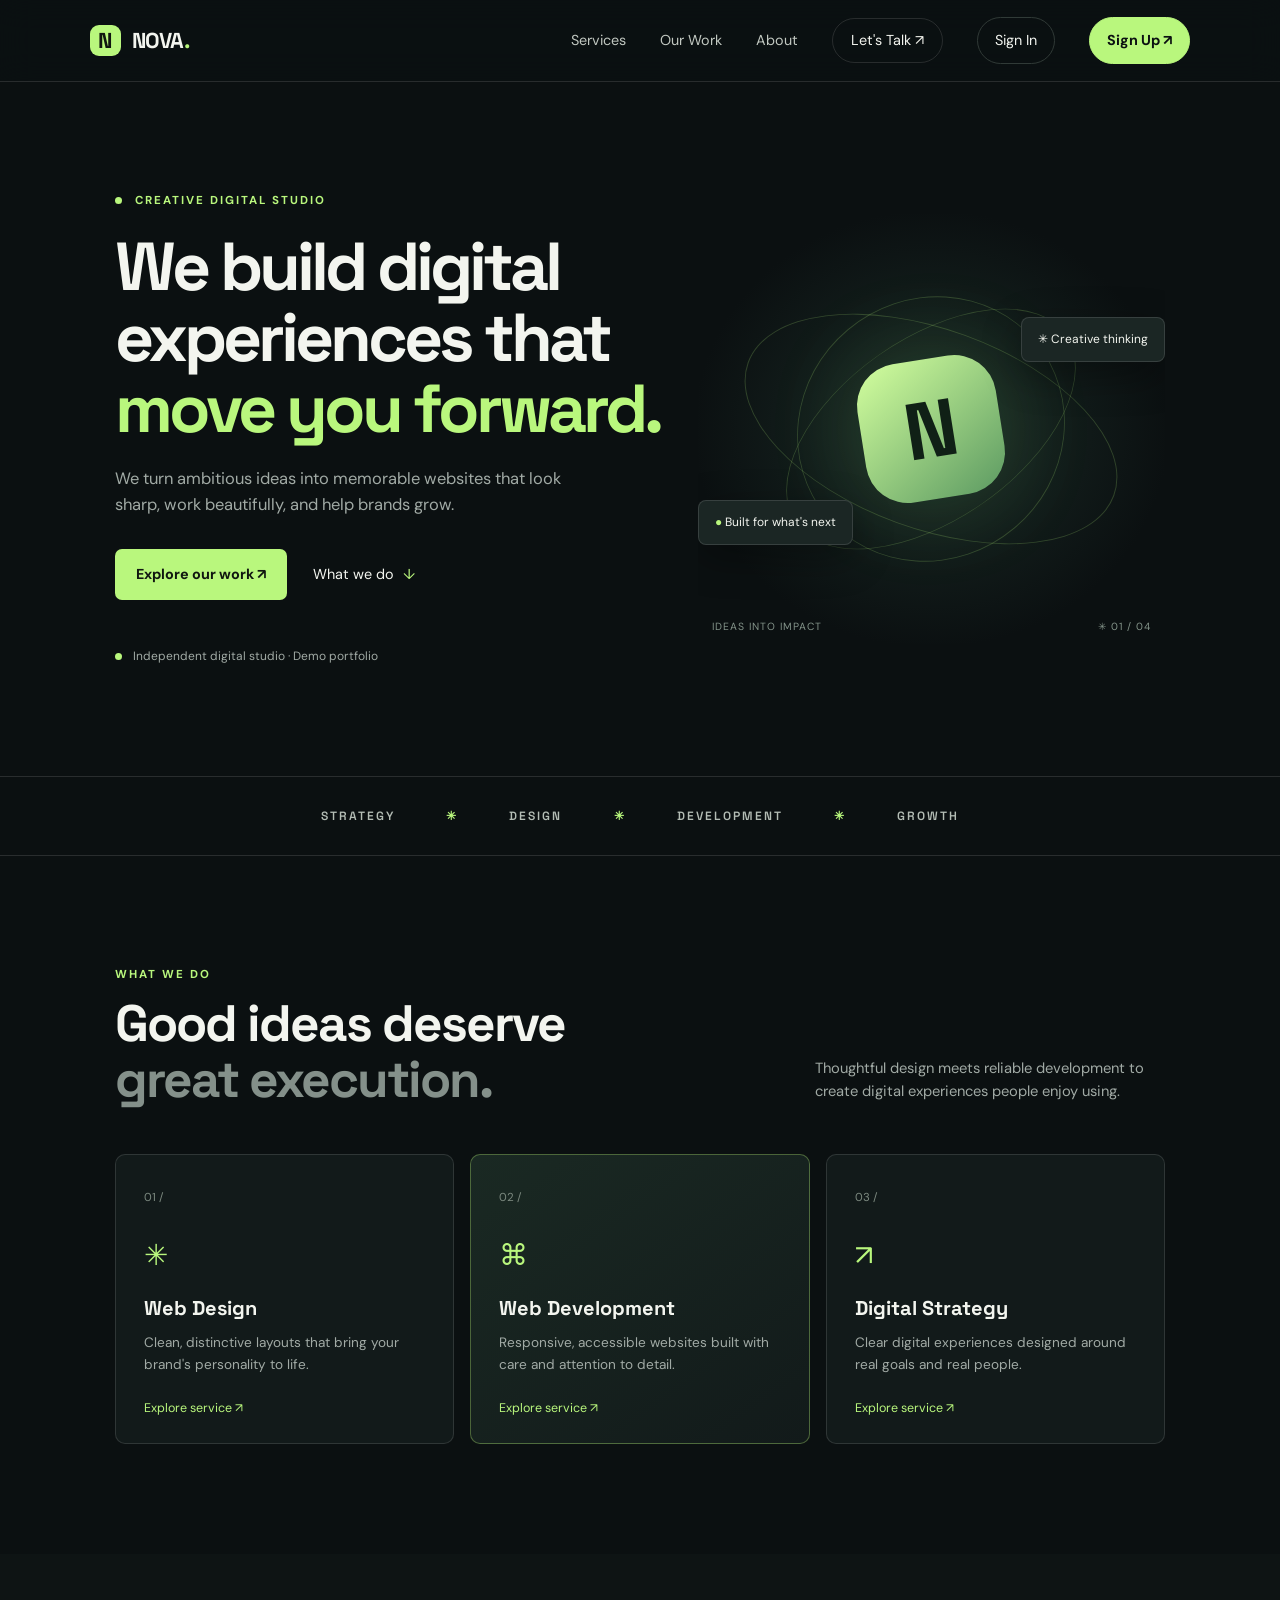
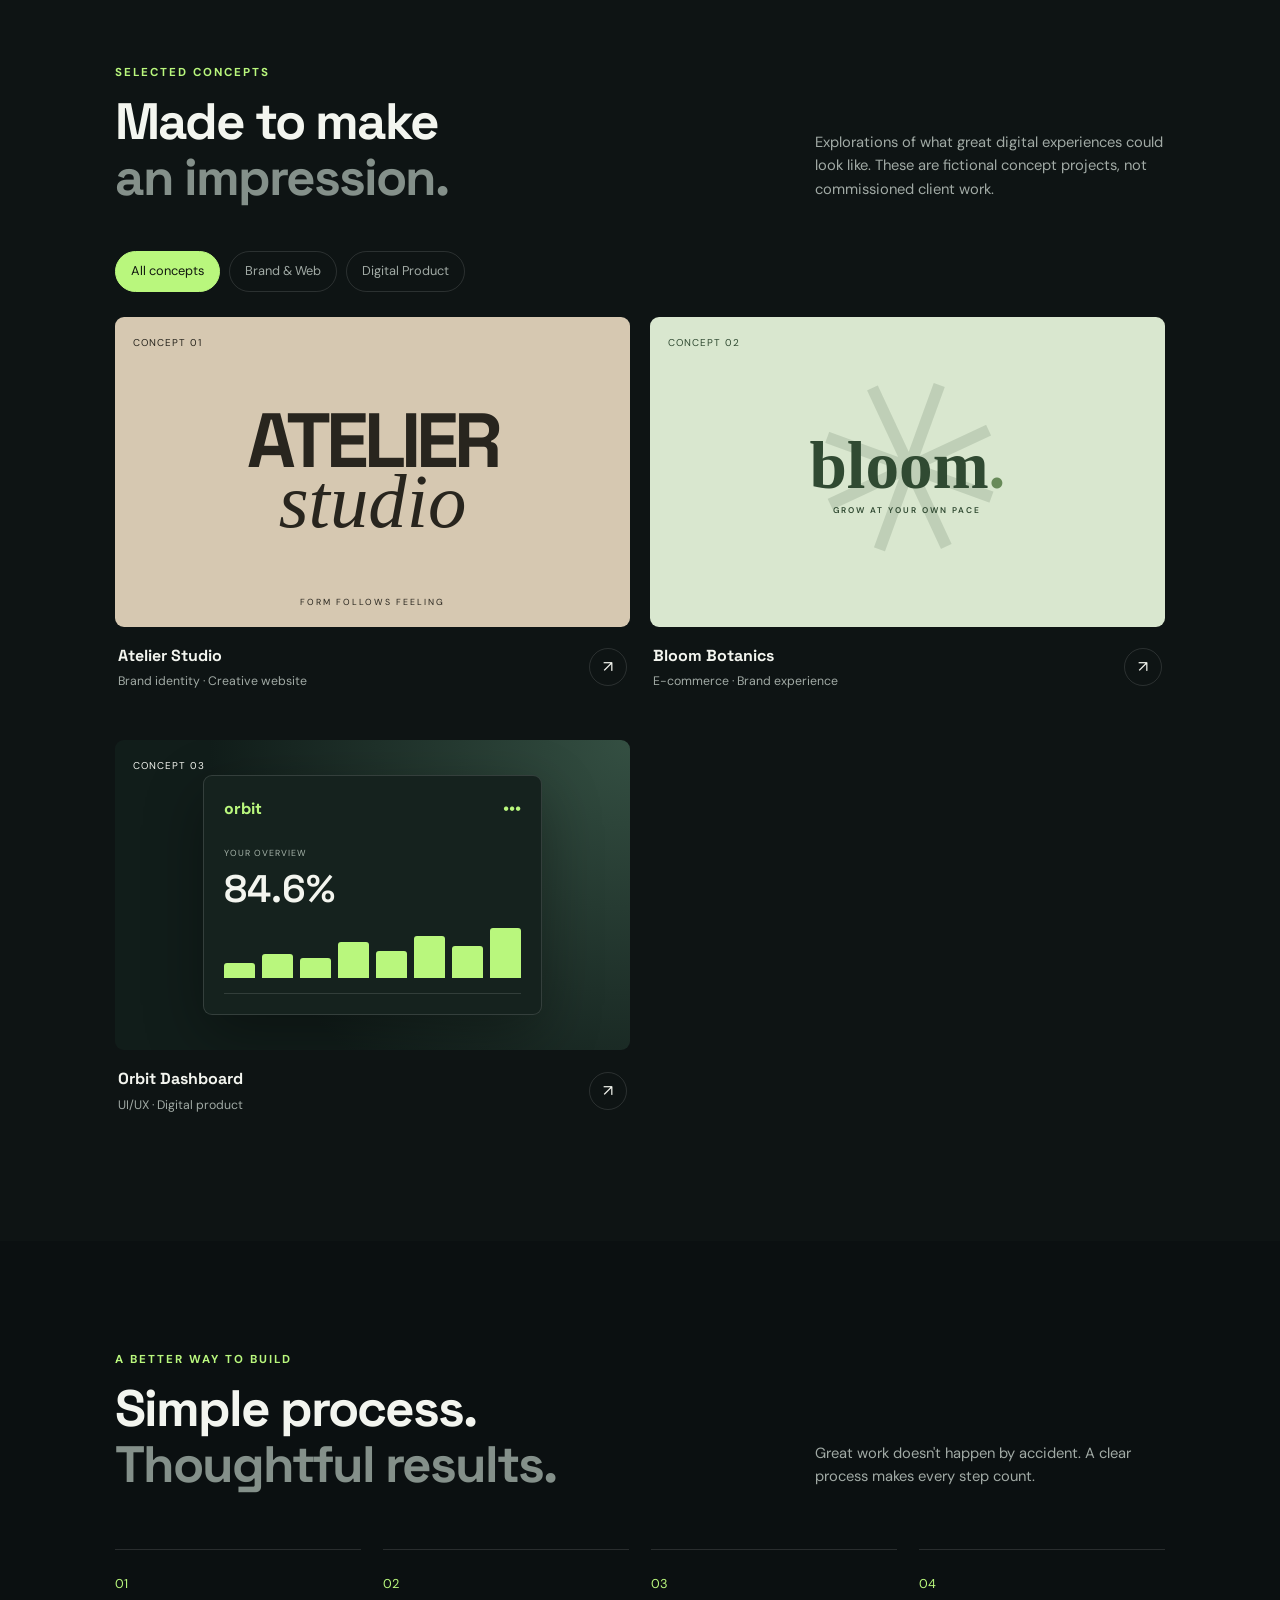
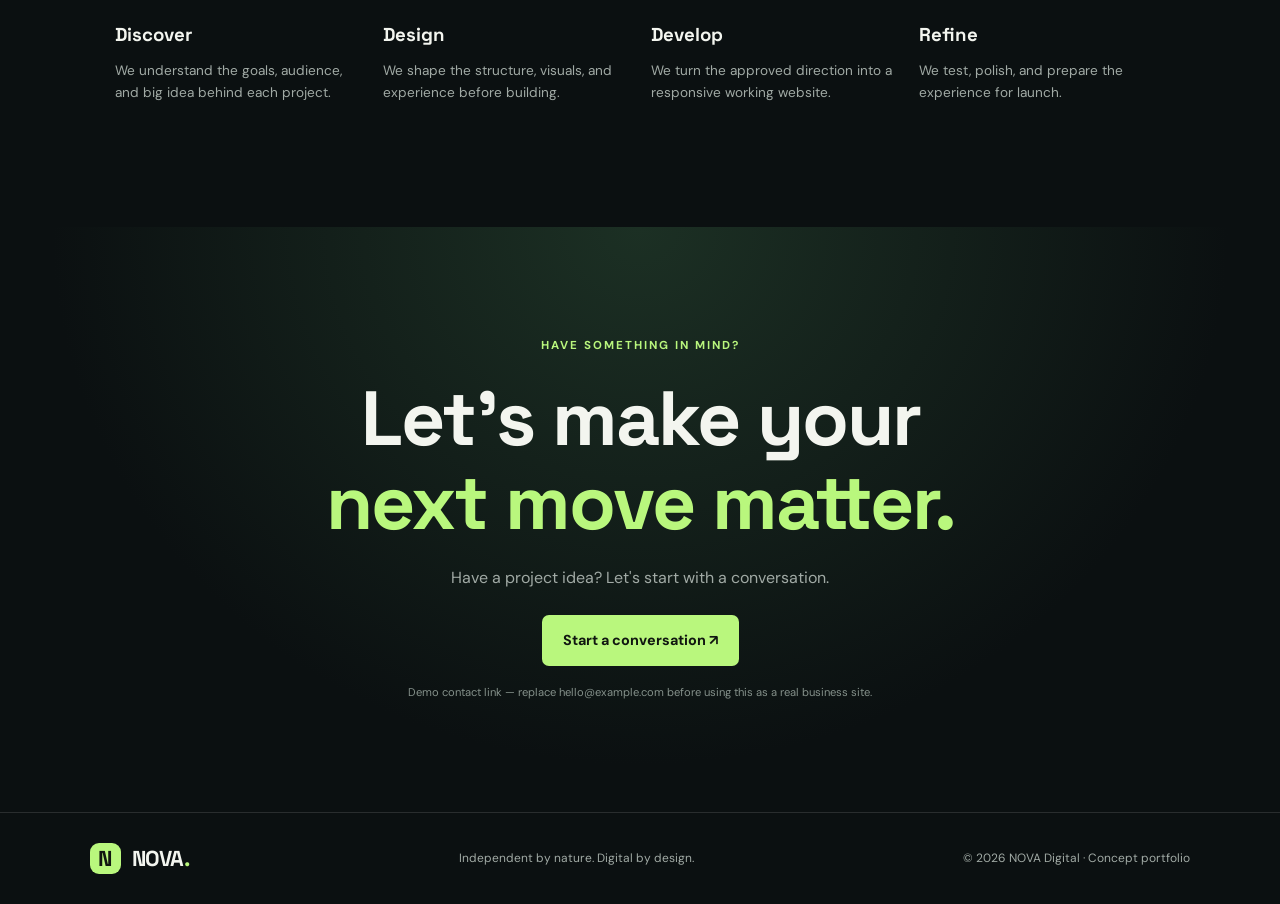
<file: index.html>
<!DOCTYPE html>
<html lang="en">
<head>
  <meta charset="UTF-8">
  <meta name="viewport" content="width=device-width, initial-scale=1.0">
  <meta name="description" content="NOVA Digital creates modern, responsive websites for ambitious brands.">
  <title>NOVA Digital | Websites That Move Brands Forward</title>
  <link rel="stylesheet" href="style.css">
  <script src="script.js" defer></script>
</head>
<body>
<div class="intro-screen" id="introScreen">
  <div class="intro-logo">NOVA<span>.</span></div>
  <p>DESIGNING WHAT'S NEXT</p>
</div>
  <header class="navbar">
    <a class="logo" href="#home"><span>N</span> NOVA<span class="mint">.</span></a>
    <button class="menu-toggle" id="menuToggle" aria-label="Open navigation" aria-expanded="false">☰</button>
    <nav id="navigation">
      <a href="#services">Services</a>
      <a href="#work">Our Work</a>
      <a href="#about">About</a>
      <a class="nav-cta" href="#contact">Let's Talk ↗</a>
<button class="auth-button" id="signInBtn">Sign In</button>
<button class="auth-button auth-primary" id="signUpBtn">Sign Up ↗</button>
    </nav>
  </header>

  <main>
    <section class="hero section" id="home">
      <div class="hero-copy">
        <p class="eyebrow"><span class="dot"></span> CREATIVE DIGITAL STUDIO</p>
        <h1>We build digital<br>experiences that<br><span class="mint">move you forward.</span></h1>
        <p class="hero-text">We turn ambitious ideas into memorable websites that look sharp, work beautifully, and help brands grow.</p>
        <div class="hero-actions">
          <a class="button primary" href="#work">Explore our work ↗</a>
          <a class="text-link" href="#services">What we do <span>↓</span></a>
        </div>
        <div class="hero-note"><span class="dot"></span> Independent digital studio · Demo portfolio</div>
      </div>
      <div class="hero-art" aria-label="Abstract digital artwork">
        <div class="orbit orbit-one"></div>
        <div class="orbit orbit-two"></div>
        <div class="orbit orbit-three"></div>
        <div class="art-core"><span>N</span></div>
        <div class="float-card card-top">✳ Creative thinking</div>
        <div class="float-card card-bottom"><span class="mint">●</span> Built for what's next</div>
        <div class="art-caption">IDEAS INTO IMPACT <span>✳ 01 / 04</span></div>
      </div>
    </section>

    <section class="trust-strip">
      <span>STRATEGY</span><i>✳</i><span>DESIGN</span><i>✳</i><span>DEVELOPMENT</span><i>✳</i><span>GROWTH</span>
    </section>

    <section class="section" id="services">
      <div class="section-heading">
        <div><p class="eyebrow">WHAT WE DO</p><h2>Good ideas deserve<br><span class="muted">great execution.</span></h2></div>
        <p>Thoughtful design meets reliable development to create digital experiences people enjoy using.</p>
      </div>
      <div class="service-grid">
        <article class="service-card"><span class="number">01 /</span><div class="service-icon">✳</div><h3>Web Design</h3><p>Clean, distinctive layouts that bring your brand's personality to life.</p><a href="#contact">Explore service ↗</a></article>
        <article class="service-card featured"><span class="number">02 /</span><div class="service-icon">⌘</div><h3>Web Development</h3><p>Responsive, accessible websites built with care and attention to detail.</p><a href="#contact">Explore service ↗</a></article>
        <article class="service-card"><span class="number">03 /</span><div class="service-icon">↗</div><h3>Digital Strategy</h3><p>Clear digital experiences designed around real goals and real people.</p><a href="#contact">Explore service ↗</a></article>
      </div>
    </section>

    <section class="section work-section" id="work">
      <div class="section-heading">
        <div><p class="eyebrow">SELECTED CONCEPTS</p><h2>Made to make<br><span class="muted">an impression.</span></h2></div>
        <p>Explorations of what great digital experiences could look like. These are fictional concept projects, not commissioned client work.</p>
      </div>
      <div class="filters" aria-label="Filter projects">
        <button class="filter active" data-filter="all">All concepts</button>
        <button class="filter" data-filter="brand">Brand & Web</button>
        <button class="filter" data-filter="digital">Digital Product</button>
      </div>
      <div class="project-grid">
        <article class="project-card" data-category="brand">
          <div class="project-art atelier"><span class="project-label">CONCEPT 01</span><div class="atelier-type">ATELIER<br><em>studio</em></div><span class="art-bottom">FORM FOLLOWS FEELING</span></div>
          <div class="project-info"><div><h3>Atelier Studio</h3><p>Brand identity · Creative website</p></div><span class="project-arrow">↗</span></div>
        </article>
        <article class="project-card" data-category="brand">
          <div class="project-art bloom"><span class="project-label">CONCEPT 02</span><div class="bloom-flower">✳</div><div class="bloom-type">bloom<span>.</span><small>GROW AT YOUR OWN PACE</small></div></div>
          <div class="project-info"><div><h3>Bloom Botanics</h3><p>E-commerce · Brand experience</p></div><span class="project-arrow">↗</span></div>
        </article>
        <article class="project-card" data-category="digital">
          <div class="project-art orbit-project"><span class="project-label">CONCEPT 03</span><div class="dashboard"><div class="dash-top">orbit <span>•••</span></div><small>YOUR OVERVIEW</small><strong>84.6%</strong><div class="dash-chart"><i></i><i></i><i></i><i></i><i></i><i></i><i></i><i></i></div><div class="dash-line"></div></div></div>
          <div class="project-info"><div><h3>Orbit Dashboard</h3><p>UI/UX · Digital product</p></div><span class="project-arrow">↗</span></div>
        </article>
      </div>
    </section>

    <section class="process-section section" id="about">
      <p class="eyebrow">A BETTER WAY TO BUILD</p>
      <div class="section-heading"><h2>Simple process.<br><span class="muted">Thoughtful results.</span></h2><p>Great work doesn't happen by accident. A clear process makes every step count.</p></div>
      <div class="process-grid">
        <article><span>01</span><h3>Discover</h3><p>We understand the goals, audience, and big idea behind each project.</p></article>
        <article><span>02</span><h3>Design</h3><p>We shape the structure, visuals, and experience before building.</p></article>
        <article><span>03</span><h3>Develop</h3><p>We turn the approved direction into a responsive working website.</p></article>
        <article><span>04</span><h3>Refine</h3><p>We test, polish, and prepare the experience for launch.</p></article>
      </div>
    </section>

    <section class="contact-section section" id="contact">
      <p class="eyebrow">HAVE SOMETHING IN MIND?</p>
      <h2>Let's make your<br><span class="mint">next move matter.</span></h2>
      <p>Have a project idea? Let's start with a conversation.</p>
      <a class="button primary" href="mailto:hello@example.com">Start a conversation ↗</a>
      <small>Demo contact link — replace hello@example.com before using this as a real business site.</small>
    </section>
  </main>

  <footer><a class="logo" href="#home"><span>N</span> NOVA<span class="mint">.</span></a><p>Independent by nature. Digital by design.</p><span>© <span id="year"></span> NOVA Digital · Concept portfolio</span></footer>

<div class="auth-overlay" id="authOverlay" aria-hidden="true">
  <div class="auth-modal" role="dialog" aria-modal="true" aria-labelledby="authTitle">
    <button class="auth-close" id="authClose" aria-label="Close">&times;</button>

    <div class="auth-brand">NOVA<span>.</span></div>
    <p class="eyebrow">YOUR NEXT CHAPTER STARTS HERE</p>
    <h2 id="authTitle">Welcome back.</h2>
    <p class="auth-description" id="authDescription">
      Sign in to continue your journey.
    </p>

    <form id="authForm">
      <div class="auth-name-field" id="nameField" hidden>
        <label for="authName">Full name</label>
        <input id="authName" name="name" type="text"
          placeholder="Your name" autocomplete="name">
      </div>

      <label for="authEmail">Email address</label>
      <input id="authEmail" name="email" type="email"
        placeholder="you@example.com" autocomplete="email" required>

      <label for="authPassword">Password</label>
      <div class="password-wrap">
        <input id="authPassword" name="password" type="password"
          placeholder="Enter your password"
          autocomplete="current-password" minlength="8" required>
        <button type="button" id="togglePassword">Show</button>
      </div>

      <p class="auth-message" id="authMessage" role="status"></p>
      <button class="button primary auth-submit" id="authSubmit" type="submit">
        Sign In ↗
      </button>
    </form>

    <p class="auth-switch">
      <span id="switchText">New to NOVA?</span>
      <button type="button" id="authSwitch">Create an account</button>
    </p>

    <p class="auth-demo-note">
      Portfolio demo only — real accounts require secure authentication.
    </p>
  </div>
</div>

</body>
</html>
</file>
<file: style.css>
@import url('https://fonts.googleapis.com/css2?family=DM+Sans:wght@400;500;600;700&family=Space+Grotesk:wght@400;500;600;700&display=swap');

:root {
  --bg: #0b1011;
  --panel: #121a1a;
  --panel-light: #182322;
  --mint: #b9f77d;
  --text: #f3f5ef;
  --muted: #a1aaa5;
  --line: rgba(255,255,255,.12);
}

* { box-sizing: border-box; }
html { scroll-behavior: smooth; scroll-padding-top: 90px; }
body { margin: 0; background: var(--bg); color: var(--text); font-family: 'DM Sans', sans-serif; line-height: 1.6; }
a { color: inherit; text-decoration: none; }
button { font: inherit; }
.navbar { height: 82px; padding: 0 7%; display: flex; justify-content: space-between; align-items: center; border-bottom: 1px solid var(--line); position: sticky; top: 0; z-index: 10; background: rgba(11,16,17,.94); backdrop-filter: blur(16px); }
.logo { font: 700 1.35rem 'Space Grotesk', sans-serif; letter-spacing: -.8px; }
.logo > span:first-child { display: inline-grid; place-items: center; width: 31px; height: 31px; margin-right: 7px; background: var(--mint); color: #101610; border-radius: 9px; }
.mint { color: var(--mint); }
.navbar nav { display: flex; align-items: center; gap: 34px; color: #c1c8c1; font-size: .9rem; }
.navbar nav a:hover, .text-link:hover { color: var(--mint); }
.nav-cta { border: 1px solid var(--line); border-radius: 30px; padding: 10px 18px; color: var(--text); }
.menu-toggle { display: none; background: transparent; color: var(--text); border: 0; font-size: 1.6rem; cursor: pointer; }
.section { padding: 110px 9%; }
.hero { min-height: 660px; display: grid; grid-template-columns: 1.08fr .92fr; gap: 35px; align-items: center; }
.eyebrow { color: var(--mint); font-size: .72rem; font-weight: 700; letter-spacing: 2px; }
.dot { display: inline-block; width: 7px; height: 7px; border-radius: 50%; background: var(--mint); margin-right: 8px; }
h1, h2, h3, p { margin-top: 0; }
h1, h2, h3 { font-family: 'Space Grotesk', sans-serif; }
h1 { font-size: clamp(3rem, 5.3vw, 5.3rem); line-height: 1.04; letter-spacing: -4px; margin: 22px 0; }
.hero-text { max-width: 490px; color: var(--muted); font-size: 1.03rem; }
.hero-actions { display: flex; align-items: center; gap: 26px; margin-top: 30px; }
.button { display: inline-flex; align-items: center; justify-content: center; padding: 14px 21px; border-radius: 7px; font-weight: 700; font-size: .9rem; }
.primary { background: var(--mint); color: #101610; transition: transform .2s, background .2s; }
.primary:hover { transform: translateY(-3px); background: #d0ffa5; }
.text-link { font-size: .9rem; }
.text-link span { color: var(--mint); margin-left: 5px; }
.hero-note { margin-top: 47px; color: var(--muted); font-size: .75rem; }
.hero-art { min-height: 430px; position: relative; display: grid; place-items: center; overflow: hidden; background: radial-gradient(ellipse at center, #1b3028 0%, #101918 48%, transparent 72%); }
.orbit { position: absolute; width: 330px; height: 330px; border: 1px solid rgba(185,247,125,.2); border-radius: 50%; transform: rotate(-35deg) scaleY(.55); }
.orbit-two { width: 260px; height: 390px; transform: rotate(50deg) scaleY(.7); }
.orbit-three { width: 390px; height: 250px; transform: rotate(20deg) scaleY(.8); }
.art-core { width: 140px; height: 140px; border-radius: 42px; display: grid; place-items: center; background: linear-gradient(145deg, #d3ff9e, #5c9a62); color: #102016; font: 700 5rem 'Space Grotesk', sans-serif; box-shadow: 0 0 100px #a4f77d24; transform: rotate(-9deg); }
.float-card { position: absolute; background: #1b2624; border: 1px solid var(--line); border-radius: 8px; padding: 12px 16px; font-size: .75rem; box-shadow: 0 12px 40px #0005; }
.card-top { top: 24%; right: 0; }
.card-bottom { bottom: 23%; left: 0; }
.art-caption { position: absolute; bottom: 8px; left: 3%; right: 3%; display: flex; justify-content: space-between; color: #84948a; font-size: .65rem; letter-spacing: 1px; }
.trust-strip { min-height: 80px; display: flex; justify-content: center; align-items: center; gap: clamp(16px,4vw,60px); flex-wrap: wrap; border-top: 1px solid var(--line); border-bottom: 1px solid var(--line); color: #b4bdb5; font: 600 .75rem 'Space Grotesk', sans-serif; letter-spacing: 2px; }
.trust-strip i { color: var(--mint); font-style: normal; }
.section-heading { display: flex; justify-content: space-between; align-items: end; gap: 35px; margin-bottom: 45px; }
.section-heading h2, .contact-section h2 { font-size: clamp(2.4rem,4vw,3.8rem); line-height: 1.1; letter-spacing: -2px; margin-bottom: 0; }
.muted { color: #84908a; }
.section-heading > p { max-width: 350px; color: var(--muted); font-size: .92rem; margin-bottom: 5px; }
.service-grid { display: grid; grid-template-columns: repeat(3,1fr); gap: 16px; }
.service-card { position: relative; padding: 28px; min-height: 290px; background: var(--panel); border: 1px solid var(--line); border-radius: 10px; transition: transform .25s,border-color .25s; }
.service-card:hover { transform: translateY(-5px); border-color: #b9f77777; }
.service-card.featured { background: linear-gradient(145deg,#1a2923,#121a1a); border-color: #b9f77755; }
.number { color: #7d8a80; font-size: .72rem; }
.service-icon { margin-top: 24px; color: var(--mint); font-size: 1.8rem; }
.service-card h3 { font-size: 1.25rem; margin: 14px 0 8px; }
.service-card p, .process-grid p { color: var(--muted); font-size: .85rem; }
.service-card a { position: absolute; bottom: 24px; font-size: .78rem; color: var(--mint); }
.work-section { background: #0e1414; }
.filters { display: flex; gap: 9px; flex-wrap: wrap; margin-bottom: 25px; }
.filter { border: 1px solid var(--line); background: transparent; color: var(--muted); padding: 9px 15px; border-radius: 25px; cursor: pointer; font-size: .8rem; }
.filter.active, .filter:hover { color: #11180f; background: var(--mint); border-color: var(--mint); }
.project-grid { display: grid; grid-template-columns: repeat(2,1fr); gap: 32px 20px; }
.project-card[hidden] { display: none; }
.project-art { height: 310px; position: relative; overflow: hidden; border-radius: 9px; display: grid; place-items: center; }
.project-label { position: absolute; top: 18px; left: 18px; font-size: .62rem; letter-spacing: 1px; }
.atelier { background: #d6c8b1; color: #28251e; }
.atelier-type { font: 700 clamp(2.8rem,6vw,5rem) 'Space Grotesk',sans-serif; line-height: .78; letter-spacing: -5px; text-align: center; }
.atelier-type em { font-family: Georgia,serif; font-weight: 400; letter-spacing: 0; }
.art-bottom { position: absolute; bottom: 18px; font-size: .55rem; letter-spacing: 2px; }
.bloom { background: #d9e7cf; color: #304a32; }
.bloom-flower { position: absolute; font-size: 15rem; opacity: .15; transform: rotate(20deg); }
.bloom-type { z-index: 1; font: 600 4.2rem Georgia,serif; }
.bloom-type > span { color: #688a59; }
.bloom-type small { display: block; font: 600 .52rem 'DM Sans',sans-serif; letter-spacing: 2px; text-align: center; }
.orbit-project { background: radial-gradient(circle at top right,#344f42,#111d1a 70%); }
.dashboard { width: 66%; padding: 20px; background: #15221e; border: 1px solid #ffffff22; border-radius: 9px; box-shadow: 0 20px 60px #0005; }
.dash-top { display: flex; justify-content: space-between; color: var(--mint); font-weight: 700; }
.dashboard small { display: block; margin-top: 25px; color: #a6b4aa; font-size: .55rem; letter-spacing: 1px; }
.dashboard strong { display: block; font: 600 2.4rem 'Space Grotesk',sans-serif; margin: 4px 0 15px; }
.dash-chart { display: flex; align-items: end; height: 50px; gap: 7px; }
.dash-chart i { flex: 1; background: #b9f77d; border-radius: 3px 3px 0 0; }
.dash-chart i:nth-child(1) { height: 30%; }.dash-chart i:nth-child(2) { height: 48%; }.dash-chart i:nth-child(3) { height: 40%; }.dash-chart i:nth-child(4) { height: 72%; }.dash-chart i:nth-child(5) { height: 55%; }.dash-chart i:nth-child(6) { height: 85%; }.dash-chart i:nth-child(7) { height: 65%; }.dash-chart i:nth-child(8) { height: 100%; }
.dash-line { margin-top: 15px; border-top: 1px solid #ffffff20; }
.project-info { display: flex; align-items: center; justify-content: space-between; padding: 16px 3px; }
.project-info h3 { margin: 0 0 4px; font-size: 1rem; }
.project-info p { color: var(--muted); margin: 0; font-size: .77rem; }
.project-arrow { width: 38px; height: 38px; display: grid; place-items: center; border: 1px solid var(--line); border-radius: 50%; }
.process-grid { display: grid; grid-template-columns: repeat(4,1fr); gap: 22px; margin-top: 55px; }
.process-grid article { border-top: 1px solid var(--line); padding-top: 20px; }
.process-grid article > span { color: var(--mint); font-size: .8rem; }
.process-grid h3 { margin: 25px 0 10px; }
.contact-section { text-align: center; background: radial-gradient(ellipse at center top,#1c3024 0%,var(--bg) 65%); }
.contact-section h2 { margin: 20px 0; font-size: clamp(3rem,6vw,5.4rem); }
.contact-section > p:not(.eyebrow) { color: var(--muted); margin-bottom: 25px; }
.contact-section small { display: block; margin-top: 18px; color: #84908a; font-size: .7rem; }
footer { padding: 30px 7%; border-top: 1px solid var(--line); display: flex; justify-content: space-between; align-items: center; gap: 20px; flex-wrap: wrap; }
footer p, footer > span { color: var(--muted); font-size: .75rem; margin: 0; }
@media (max-width: 850px) {
  .section { padding: 80px 6%; }
  .navbar { padding: 0 6%; }
  .hero { grid-template-columns: 1fr; padding-top: 70px; }
  .hero-art { min-height: 350px; }
  .service-grid { grid-template-columns: 1fr; }
  .service-card { min-height: 260px; }
  .process-grid { grid-template-columns: repeat(2,1fr); }
}
@media (max-width: 600px) {
  .navbar { height: 70px; }
  .menu-toggle { display: block; }
  .navbar nav { display: none; position: absolute; top: 69px; left: 0; right: 0; padding: 25px 6%; background: #101716; border-bottom: 1px solid var(--line); flex-direction: column; align-items: stretch; gap: 20px; }
  .navbar nav.open { display: flex; }
  h1 { font-size: clamp(2.8rem,13vw,4.2rem); letter-spacing: -2.5px; }
  .hero { padding-top: 55px; }
  .hero-art { min-height: 300px; }
  .section-heading { display: block; }
  .section-heading > p { margin-top: 20px; }
  .project-grid { grid-template-columns: 1fr; }
  .project-art { height: 280px; }
  .process-grid { grid-template-columns: 1fr 1fr; gap: 25px 15px; }
  .trust-strip { padding: 22px 8px; gap: 13px; font-size: .62rem; }
  footer { flex-direction: column; align-items: flex-start; }
}

/* ===== NOVA INTRO ANIMATION ===== */
.intro-screen {
  position: fixed;
  inset: 0;
  z-index: 9999;
  display: flex;
  flex-direction: column;
  align-items: center;
  justify-content: center;
  gap: 12px;
  background: #0b1011;
  color: #b9f77d;
  opacity: 1;
  visibility: visible;
  transition: opacity 0.7s ease, visibility 0.7s ease;
}

.intro-logo {
  font-family: 'Space Grotesk', sans-serif;
  font-size: clamp(64px, 12vw, 110px);
  font-weight: 700;
  letter-spacing: -6px;
  animation: novaLogoIn 0.8s ease both;
}

.intro-logo span,
.auth-brand span {
  color: #b9f77d;
}

.intro-screen p {
  margin: 0;
  color: #b9f77d;
  font-size: 11px;
  letter-spacing: 4px;
  font-weight: 700;
  animation: novaLogoIn 0.8s 0.2s ease both;
}

.intro-screen.intro-finished {
  opacity: 0;
  visibility: hidden;
  pointer-events: none;
}

@keyframes novaLogoIn {
  from {
    opacity: 0;
    transform: translateY(18px);
  }
  to {
    opacity: 1;
    transform: translateY(0);
  }
}

/* ===== ACCOUNT BUTTONS ===== */
.auth-button {
  padding: 11px 17px;
  border: 1px solid #303a37;
  border-radius: 999px;
  background: transparent;
  color: #f1f4ef;
  font: inherit;
  cursor: pointer;
  transition: 0.25s ease;
}

.auth-button:hover {
  border-color: #b9f77d;
  transform: translateY(-2px);
}

.auth-button.auth-primary {
  background: #b9f77d;
  border-color: #b9f77d;
  color: #0b1011;
  font-weight: 700;
}

/* ===== SIGN IN / SIGN UP MODAL ===== */
.auth-overlay {
  position: fixed;
  inset: 0;
  z-index: 10000;
  display: flex;
  align-items: center;
  justify-content: center;
  padding: 20px;
  background: rgba(0, 0, 0, 0.78);
  backdrop-filter: blur(10px);
  opacity: 0;
  visibility: hidden;
  pointer-events: none;
  transition: opacity 0.25s ease, visibility 0.25s ease;
  overflow-y: auto;
}

.auth-overlay.visible {
  opacity: 1;
  visibility: visible;
  pointer-events: auto;
}

.auth-modal {
  position: relative;
  width: 100%;
  max-width: 430px;
  max-height: calc(100vh - 40px);
  overflow-y: auto;
  padding: 38px;
  border: 1px solid #293632;
  border-radius: 22px;
  background: #111918;
  color: #f1f4ef;
  box-shadow: 0 25px 100px rgba(0, 0, 0, 0.45);
  transform: translateY(18px) scale(0.98);
  transition: transform 0.3s ease;
}

.auth-overlay.visible .auth-modal {
  transform: translateY(0) scale(1);
}

.auth-close {
  position: absolute;
  top: 14px;
  right: 17px;
  width: 36px;
  height: 36px;
  border: 1px solid #303a37;
  border-radius: 50%;
  background: transparent;
  color: #f1f4ef;
  font-size: 25px;
  cursor: pointer;
}

.auth-brand {
  font-family: 'Space Grotesk', sans-serif;
  font-size: 29px;
  font-weight: 700;
}

.auth-modal .eyebrow {
  margin-top: 22px;
  color: #b9f77d;
  font-size: 10px;
  font-weight: 700;
  letter-spacing: 2px;
}

.auth-modal h2 {
  margin: 10px 0;
  font-family: 'Space Grotesk', sans-serif;
  font-size: 32px;
  letter-spacing: -1px;
}

.auth-description {
  margin: 0 0 25px;
  color: #a6b2ad;
  font-size: 14px;
  line-height: 1.6;
}

.auth-modal form label {
  display: block;
  margin: 17px 0 8px;
  color: #e2e9e4;
  font-size: 13px;
  font-weight: 600;
}

.auth-modal input {
  box-sizing: border-box;
  width: 100%;
  min-width: 0;
  padding: 13px 14px;
  border: 1px solid #303a37;
  border-radius: 10px;
  outline: none;
  background: #0b1011;
  color: #f1f4ef;
  font: inherit;
  font-size: 14px;
}

.auth-modal input:focus {
  border-color: #b9f77d;
  box-shadow: 0 0 0 3px rgba(185, 247, 125, 0.1);
}

.password-wrap {
  display: flex;
  align-items: center;
  gap: 8px;
}

.password-wrap input {
  flex: 1;
}

.password-wrap button {
  padding: 10px 0;
  border: none;
  background: transparent;
  color: #b9f77d;
  font: inherit;
  cursor: pointer;
}

.auth-modal .auth-submit {
  width: 100%;
  margin-top: 20px;
  padding: 14px;
  border: none;
  border-radius: 10px;
  background: #b9f77d;
  color: #0b1011;
  font: inherit;
  font-weight: 700;
  cursor: pointer;
  transition: transform 0.2s ease, background 0.2s ease;
}

.auth-modal .auth-submit:hover {
  background: #c9ff96;
  transform: translateY(-2px);
}

.auth-message {
  color: #b9f77d;
  font-size: 12px;
  line-height: 1.6;
}

.auth-switch {
  margin-top: 23px;
  color: #a6b2ad;
  text-align: center;
  font-size: 13px;
}

.auth-switch button {
  border: none;
  background: transparent;
  color: #b9f77d;
  font: inherit;
  font-weight: 700;
  cursor: pointer;
}

.auth-demo-note {
  margin-top: 20px;
  color: #7f8c86;
  font-size: 11px;
  line-height: 1.6;
  text-align: center;
}

body.auth-open {
  overflow: hidden;
}

/* Mobile adjustments */
@media (max-width: 600px) {
  .auth-modal {
    padding: 28px 22px;
  }

  .auth-modal h2 {
    font-size: 28px;
  }

  .auth-button {
    padding: 9px 12px;
    font-size: 12px;
  }
}
</file>
